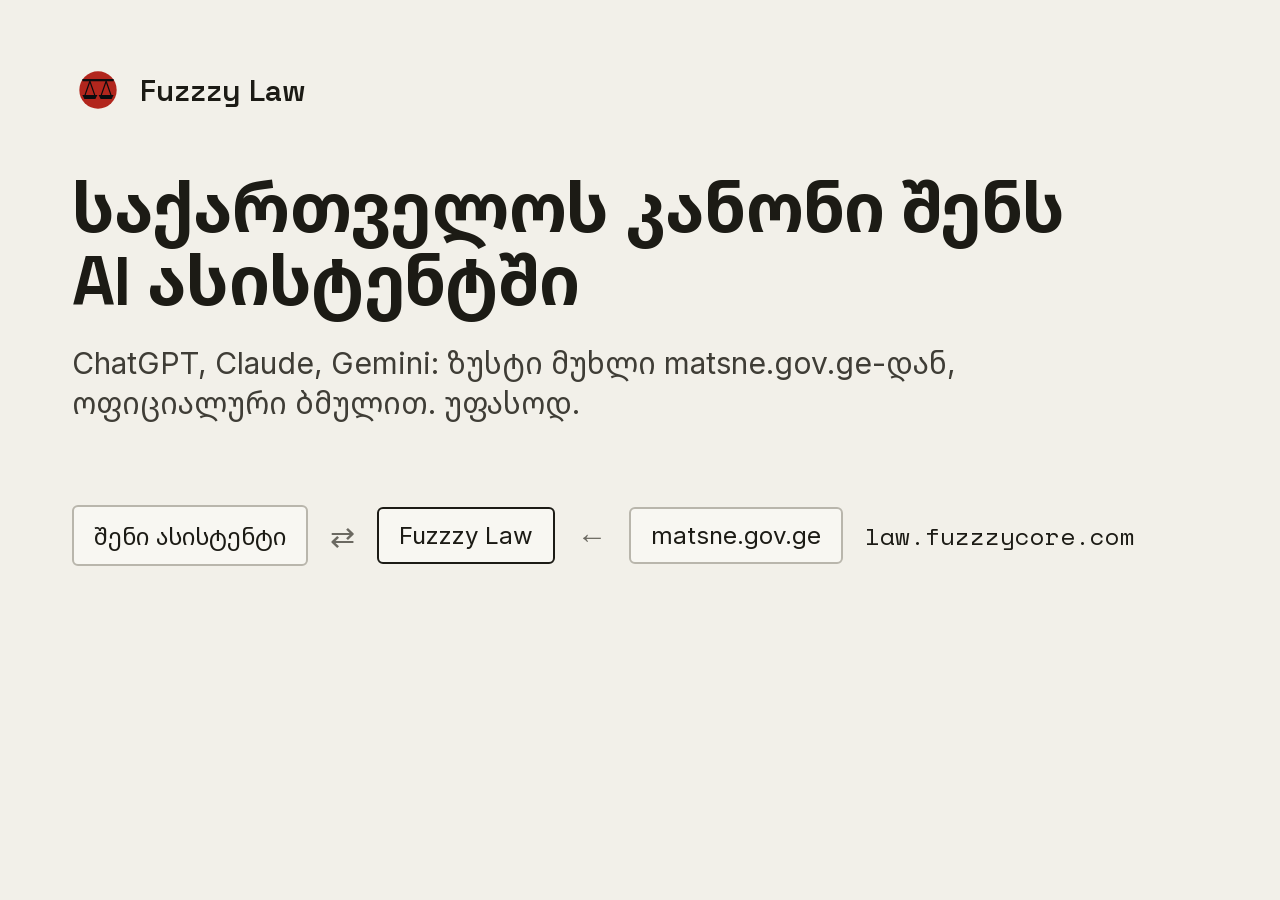
<file: website/og/card.html>
<!doctype html>
<!-- The share image (1200 x 630) shown when the site is linked in chats and social posts.
     Render: see og/README.md. Text comes from the query string: ?lang=ka or ?lang=en -->
<html><head><meta charset="utf-8"><title>share card</title>
<style>
@font-face{font-family:"Inter";src:url(../src/fonts/inter-latin.woff2) format("woff2");font-weight:100 900}
@font-face{font-family:"Noto Sans Georgian";src:url(../src/fonts/noto-sans-georgian-georgian.woff2) format("woff2");font-weight:100 900}
@font-face{font-family:"Space Grotesk";src:url(../src/fonts/space-grotesk-latin.woff2) format("woff2");font-weight:300 700}
@font-face{font-family:"Space Mono";src:url(../src/fonts/space-mono-latin-400.woff2) format("woff2")}
*{margin:0;box-sizing:border-box}
html,body{width:1200px;height:630px;overflow:hidden}
body{background:#f2f0e9;color:#1c1b15;font-family:"Inter","Noto Sans Georgian",sans-serif;padding:64px 72px;display:flex;flex-direction:column}
.brand{display:flex;align-items:center;gap:16px;font:600 30px "Space Grotesk","Inter",sans-serif}
.brand svg{width:52px;height:52px}
h1{font:700 68px/1.08 "Space Grotesk","Noto Sans Georgian",sans-serif;letter-spacing:-.01em;margin-top:56px;max-width:1000px}
p{font-size:30px;line-height:1.35;color:#3f3d36;margin-top:24px;max-width:980px}
.flow{display:flex;align-items:center;gap:22px;margin-top:auto;font-size:24px;color:#3f3d36}
.box{white-space:nowrap;border:2px solid #b9b6ac;border-radius:6px;padding:12px 20px;background:#f8f7f2;color:#1c1b15}
.box.mid{border-color:#1c1b15}
.arrow{font-size:30px;color:#6b6961}
.url{margin-left:auto;font:400 24px "Space Mono",monospace;color:#1c1b15}
</style></head><body>
<div class="brand"><svg viewBox="0 0 512 512"><circle cx="256" cy="256" r="184" fill="#b2261d"/><path fill="#0b0c0f" d="M102 148h308v22H102z"/><path fill="none" stroke="#0b0c0f" stroke-width="12" d="M176 170 128 306M176 170l48 136M336 170l-48 136M336 170l48 136"/><path fill="#0b0c0f" d="M102 306h148l-20 38H122zM262 306h148l-20 38H282z"/></svg>Fuzzzy Law</div>
<h1 id="h"></h1><p id="p"></p>
<div class="flow"><span class="box" id="a"></span><span class="arrow">⇄</span><span class="box mid">Fuzzzy Law</span><span class="arrow">←</span><span class="box">matsne.gov.ge</span><span class="url">law.fuzzzycore.com</span></div>
<script>
const t={ka:{h:"საქართველოს კანონი შენს AI ასისტენტში",p:"ChatGPT, Claude, Gemini: ზუსტი მუხლი matsne.gov.ge-დან, ოფიციალური ბმულით. უფასოდ.",a:"შენი ასისტენტი"},
en:{h:"Georgian law inside your AI assistant",p:"ChatGPT, Claude, Gemini: the exact article from matsne.gov.ge, with the official link. Free.",a:"Your assistant"}};
const l=new URLSearchParams(location.search).get("lang")==="en"?"en":"ka";document.documentElement.lang=l;
for(const k of ["h","p","a"])document.getElementById(k).textContent=t[l][k];
</script></body></html>
</file>
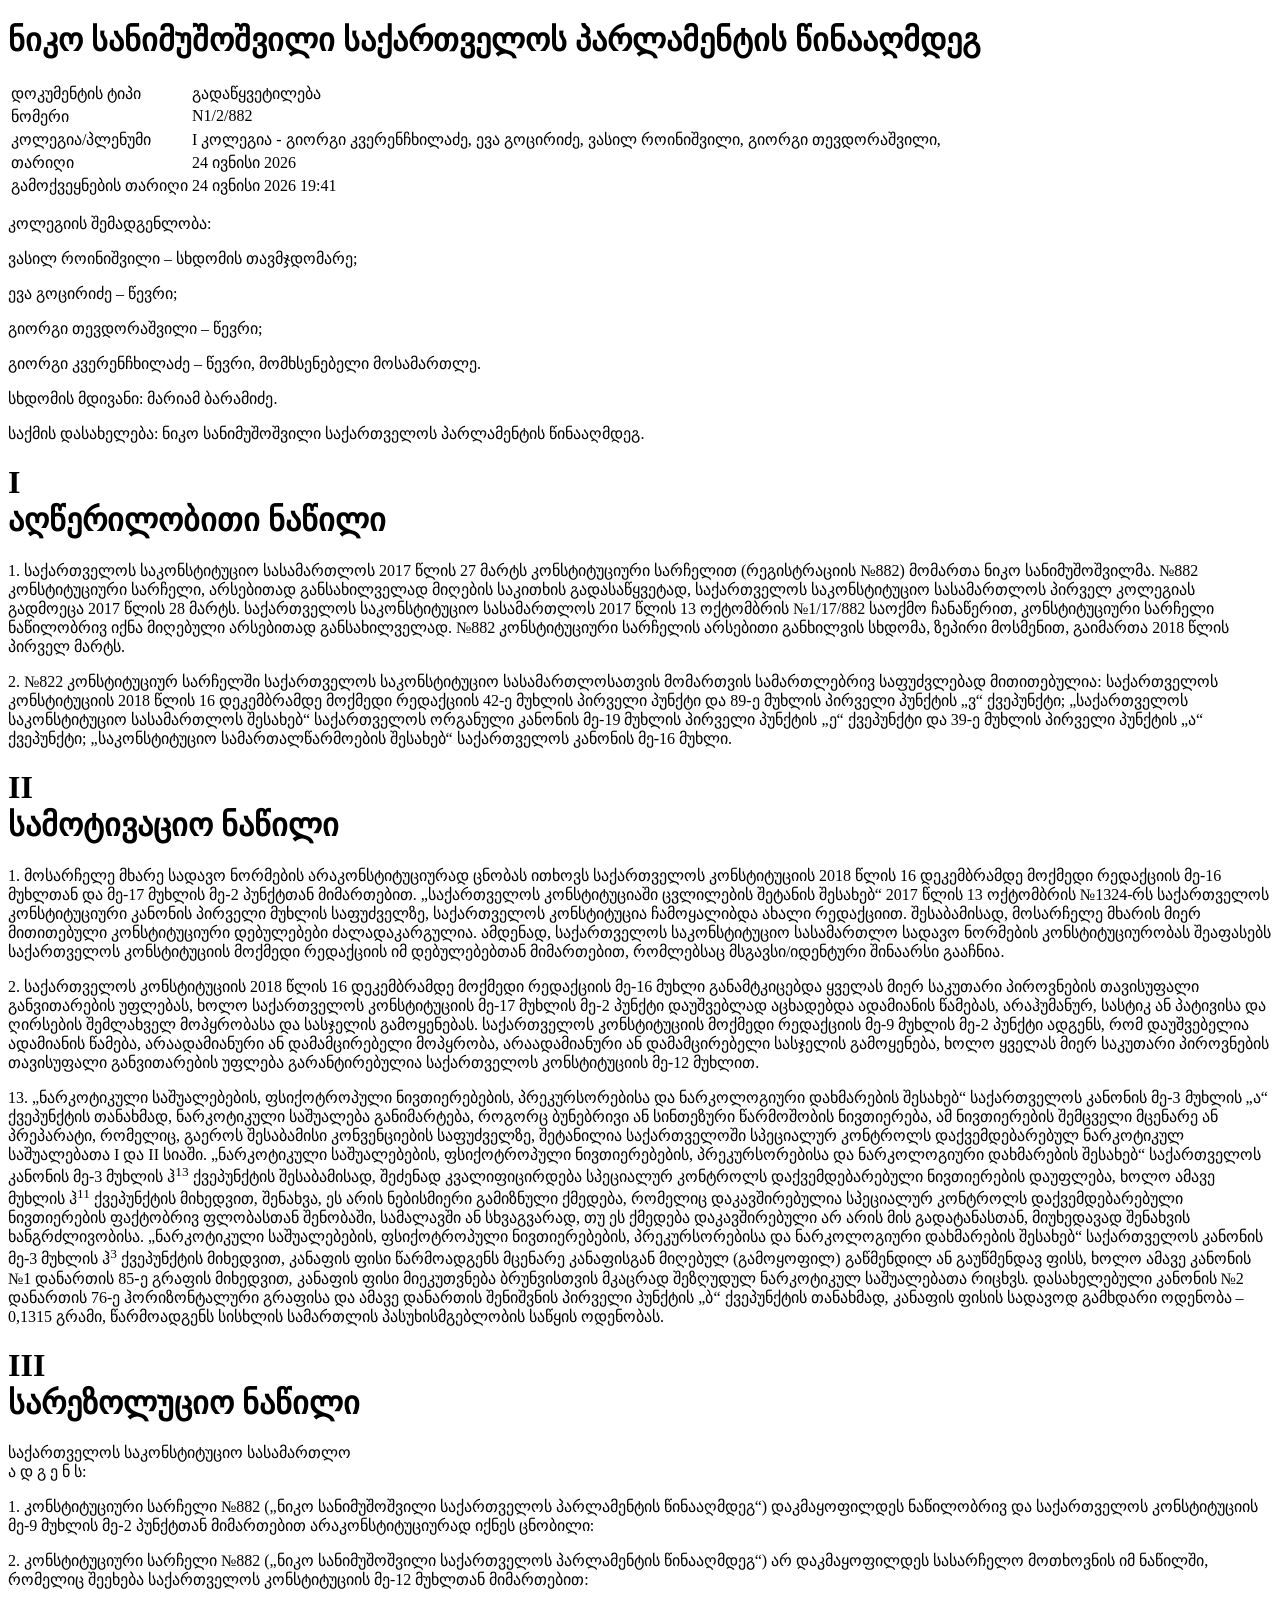
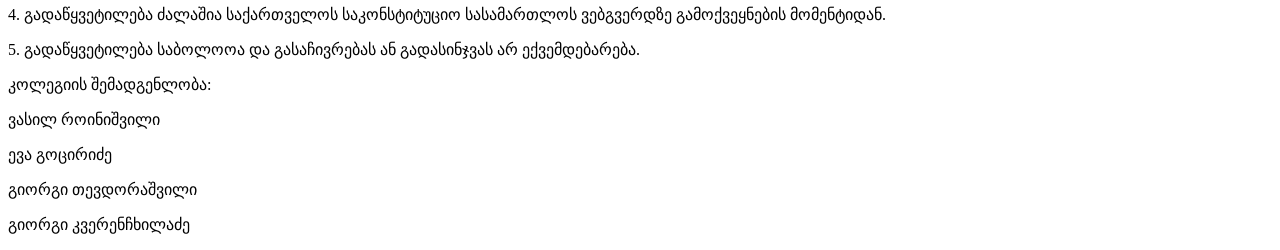
<file: law_corpus/tests/fixtures/constcourt_decision.html>
<!DOCTYPE html>
<html lang="ka">
<head><meta charset="utf-8"><title>სასამართლო აქტები</title></head>
<body>
<!-- Trimmed from https://www.constcourt.ge/ka/judicial-acts?legal=20023 (saved 2026-11-14): the heading as served and a selection of the paragraphs, each whole. -->
<div class="legal-inner" id="printablePageContent">
        <h1>ნიკო სანიმუშოშვილი საქართველოს პარლამენტის წინააღმდეგ</h1>
        <table class="legal-inner-table">
                            <tr>
                    <td class="first-table-cell">დოკუმენტის ტიპი</td>
                    <td><span class="slick-next"></span>გადაწყვეტილება</td>
                </tr>
                        
            
                            <tr>
                    <td class="first-table-cell">ნომერი</td>
                    <td><span class="slick-next"></span>N1/2/882</td>
                </tr>
                        
                            <tr>
                    <td class="first-table-cell">კოლეგია/პლენუმი</td>
                    <td><span class="slick-next"></span>I კოლეგია -  გიორგი კვერენჩხილაძე,   ევა გოცირიძე,   ვასილ როინიშვილი,   გიორგი თევდორაშვილი,   </td>
                </tr>
                        
                        
                                        <tr>
                    <td class="first-table-cell">თარიღი</td>
                    <td><span class="slick-next"></span>24 ივნისი 2026 </td>
                </tr>
                                        <tr>
                    <td class="first-table-cell">გამოქვეყნების თარიღი</td>
                    <td><span class="slick-next"></span>24 ივნისი 2026  19:41</td>
                </tr>
                                    
            
            
        </table>
                    <span class="legalactshowparagraph"><p><span class="Span-Bold-Leg-Acts">კოლეგიის შემადგენლობა:</span></p>
<p class="Judge-Of-Court-Leg-Acts">ვასილ როინიშვილი &ndash; სხდომის თავმჯდომარე;</p>
<p class="Judge-Of-Court-Leg-Acts">ევა გოცირიძე &ndash; წევრი;</p>
<p class="Judge-Of-Court-Leg-Acts">გიორგი თევდორაშვილი &ndash; წევრი;</p>
<p class="Judge-Of-Court-Leg-Acts">გიორგი კვერენჩხილაძე &ndash; წევრი, მომხსენებელი მოსამართლე.</p>
<p class="Inner-Title-Leg-Acts"><span class="Span-Bold-Leg-Acts">სხდომის მდივანი:</span> მარიამ ბარამიძე.</p>
<p class="Inner-Title-Leg-Acts"><span class="Span-Bold-Leg-Acts">საქმის დასახელება:</span> ნიკო სანიმუშოშვილი საქართველოს პარლამენტის წინააღმდეგ.</p>
<h1 class="Sub-Section-Leg-Acts">I<br />
აღწერილობითი ნაწილი</h1>
<p>1. საქართველოს საკონსტიტუციო სასამართლოს 2017 წლის 27 მარტს კონსტიტუციური სარჩელით (რეგისტრაციის №882) მომართა ნიკო სანიმუშოშვილმა. №882 კონსტიტუციური სარჩელი, არსებითად განსახილველად მიღების საკითხის გადასაწყვეტად, საქართველოს საკონსტიტუციო სასამართლოს პირველ კოლეგიას გადმოეცა 2017 წლის 28 მარტს. საქართველოს საკონსტიტუციო სასამართლოს 2017 წლის 13 ოქტომბრის №1/17/882 საოქმო ჩანაწერით, კონსტიტუციური სარჩელი ნაწილობრივ იქნა მიღებული არსებითად განსახილველად. №882 კონსტიტუციური სარჩელის არსებითი განხილვის სხდომა, ზეპირი მოსმენით, გაიმართა 2018 წლის პირველ მარტს.</p>
<p>2. №822 კონსტიტუციურ სარჩელში საქართველოს საკონსტიტუციო სასამართლოსათვის მომართვის სამართლებრივ საფუძვლებად მითითებულია: საქართველოს კონსტიტუციის 2018 წლის 16 დეკემბრამდე მოქმედი რედაქციის 42-ე მუხლის პირველი პუნქტი და 89-ე მუხლის პირველი პუნქტის &bdquo;ვ&ldquo; ქვეპუნქტი; &bdquo;საქართველოს საკონსტიტუციო სასამართლოს შესახებ&ldquo; საქართველოს ორგანული კანონის მე-19 მუხლის პირველი პუნქტის &bdquo;ე&ldquo; ქვეპუნქტი და 39-ე მუხლის პირველი პუნქტის &bdquo;ა&ldquo; ქვეპუნქტი; &bdquo;საკონსტიტუციო სამართალწარმოების შესახებ&ldquo; საქართველოს კანონის მე-16 მუხლი.</p>
<h1 class="Sub-Section-Leg-Acts">II<br />
სამოტივაციო ნაწილი</h1>
<p>1. მოსარჩელე მხარე სადავო ნორმების არაკონსტიტუციურად ცნობას ითხოვს საქართველოს კონსტიტუციის 2018 წლის 16 დეკემბრამდე მოქმედი რედაქციის მე-16 მუხლთან და მე-17 მუხლის მე-2 პუნქტთან მიმართებით. &bdquo;საქართველოს კონსტიტუციაში ცვლილების შეტანის შესახებ&ldquo; 2017 წლის 13 ოქტომბრის №1324-რს საქართველოს კონსტიტუციური კანონის პირველი მუხლის საფუძველზე, საქართველოს კონსტიტუცია ჩამოყალიბდა ახალი რედაქციით. შესაბამისად, მოსარჩელე მხარის მიერ მითითებული კონსტიტუციური დებულებები ძალადაკარგულია. ამდენად, საქართველოს საკონსტიტუციო სასამართლო სადავო ნორმების კონსტიტუციურობას შეაფასებს საქართველოს კონსტიტუციის მოქმედი რედაქციის იმ დებულებებთან მიმართებით, რომლებსაც მსგავსი/იდენტური შინაარსი გააჩნია.</p>
<p>2. საქართველოს კონსტიტუციის 2018 წლის 16 დეკემბრამდე მოქმედი რედაქციის მე-16 მუხლი განამტკიცებდა ყველას მიერ საკუთარი პიროვნების თავისუფალი განვითარების უფლებას, ხოლო საქართველოს კონსტიტუციის მე-17 მუხლის მე-2 პუნქტი დაუშვებლად აცხადებდა ადამიანის წამებას, არაჰუმანურ, სასტიკ ან პატივისა და ღირსების შემლახველ მოპყრობასა და სასჯელის გამოყენებას. საქართველოს კონსტიტუციის მოქმედი რედაქციის მე-9 მუხლის მე-2 პუნქტი ადგენს, რომ დაუშვებელია ადამიანის წამება, არაადამიანური ან დამამცირებელი მოპყრობა, არაადამიანური ან დამამცირებელი სასჯელის გამოყენება, ხოლო ყველას მიერ საკუთარი პიროვნების თავისუფალი განვითარების უფლება გარანტირებულია საქართველოს კონსტიტუციის მე-12 მუხლით.</p>
<p>13. &bdquo;ნარკოტიკული საშუალებების, ფსიქოტროპული ნივთიერებების, პრეკურსორებისა და ნარკოლოგიური დახმარების შესახებ&ldquo; საქართველოს კანონის მე-3 მუხლის &bdquo;ა&ldquo; ქვეპუნქტის თანახმად, ნარკოტიკული საშუალება განიმარტება, როგორც ბუნებრივი ან სინთეზური წარმოშობის ნივთიერება, ამ ნივთიერების შემცველი მცენარე ან პრეპარატი, რომელიც, გაეროს შესაბამისი კონვენციების საფუძველზე, შეტანილია საქართველოში სპეციალურ კონტროლს დაქვემდებარებულ ნარკოტიკულ საშუალებათა I და II სიაში. &bdquo;ნარკოტიკული საშუალებების, ფსიქოტროპული ნივთიერებების, პრეკურსორებისა და ნარკოლოგიური დახმარების შესახებ&ldquo; საქართველოს კანონის მე-3 მუხლის ჰ<sup>13</sup> ქვეპუნქტის შესაბამისად, შეძენად კვალიფიცირდება სპეციალურ კონტროლს დაქვემდებარებული ნივთიერების დაუფლება, ხოლო ამავე მუხლის ჰ<sup>11</sup> ქვეპუნქტის მიხედვით, შენახვა, ეს არის ნებისმიერი გამიზნული ქმედება, რომელიც დაკავშირებულია სპეციალურ კონტროლს დაქვემდებარებული ნივთიერების ფაქტობრივ ფლობასთან შენობაში, სამალავში ან სხვაგვარად, თუ ეს ქმედება დაკავშირებული არ არის მის გადატანასთან, მიუხედავად შენახვის ხანგრძლივობისა. &bdquo;ნარკოტიკული საშუალებების, ფსიქოტროპული ნივთიერებების, პრეკურსორებისა და ნარკოლოგიური დახმარების შესახებ&ldquo; საქართველოს კანონის მე-3 მუხლის ჰ<sup>3</sup> ქვეპუნქტის მიხედვით, კანაფის ფისი წარმოადგენს მცენარე კანაფისგან მიღებულ (გამოყოფილ) გაწმენდილ ან გაუწმენდავ ფისს, ხოლო ამავე კანონის №1 დანართის 85-ე გრაფის მიხედვით, კანაფის ფისი მიეკუთვნება ბრუნვისთვის მკაცრად შეზღუდულ ნარკოტიკულ საშუალებათა რიცხვს. დასახელებული კანონის №2 დანართის 76-ე ჰორიზონტალური გრაფისა და ამავე დანართის შენიშვნის პირველი პუნქტის &bdquo;ბ&ldquo; ქვეპუნქტის თანახმად, კანაფის ფისის სადავოდ გამხდარი ოდენობა &ndash; 0,1315 გრამი, წარმოადგენს სისხლის სამართლის პასუხისმგებლობის საწყის ოდენობას.</p>
<h1 class="Sub-Section-Leg-Acts">III<br />
სარეზოლუციო ნაწილი</h1>
<p class="The-Court-Rules-Leg-Acts">საქართველოს საკონსტიტუციო სასამართლო<br />
ა დ გ ე ნ ს:</p>
<p>1. კონსტიტუციური სარჩელი №882 (&bdquo;ნიკო სანიმუშოშვილი საქართველოს პარლამენტის წინააღმდეგ&ldquo;) დაკმაყოფილდეს ნაწილობრივ და საქართველოს კონსტიტუციის მე-9 მუხლის მე-2 პუნქტთან მიმართებით არაკონსტიტუციურად იქნეს ცნობილი:</p>
<p>2. კონსტიტუციური სარჩელი №882 (&bdquo;ნიკო სანიმუშოშვილი საქართველოს პარლამენტის წინააღმდეგ&ldquo;) არ დაკმაყოფილდეს სასარჩელო მოთხოვნის იმ ნაწილში, რომელიც შეეხება საქართველოს კონსტიტუციის მე-12 მუხლთან მიმართებით:</p>
<p>4. გადაწყვეტილება ძალაშია საქართველოს საკონსტიტუციო სასამართლოს ვებგვერდზე გამოქვეყნების მომენტიდან.</p>
<p>5. გადაწყვეტილება საბოლოოა და გასაჩივრებას ან გადასინჯვას არ ექვემდებარება.</p>
<p class="Inner-Title-Leg-Acts"><span class="Span-Bold-Leg-Acts">კოლეგიის შემადგენლობა:</span></p>
<p class="Judge-Of-Court-Leg-Acts">ვასილ როინიშვილი</p>
<p>ევა გოცირიძე</p>
<p class="Judge-Of-Court-Leg-Acts">გიორგი თევდორაშვილი</p>
<p class="Judge-Of-Court-Leg-Acts">გიორგი კვერენჩხილაძე</p></span>
</div>
</body>
</html>
</file>
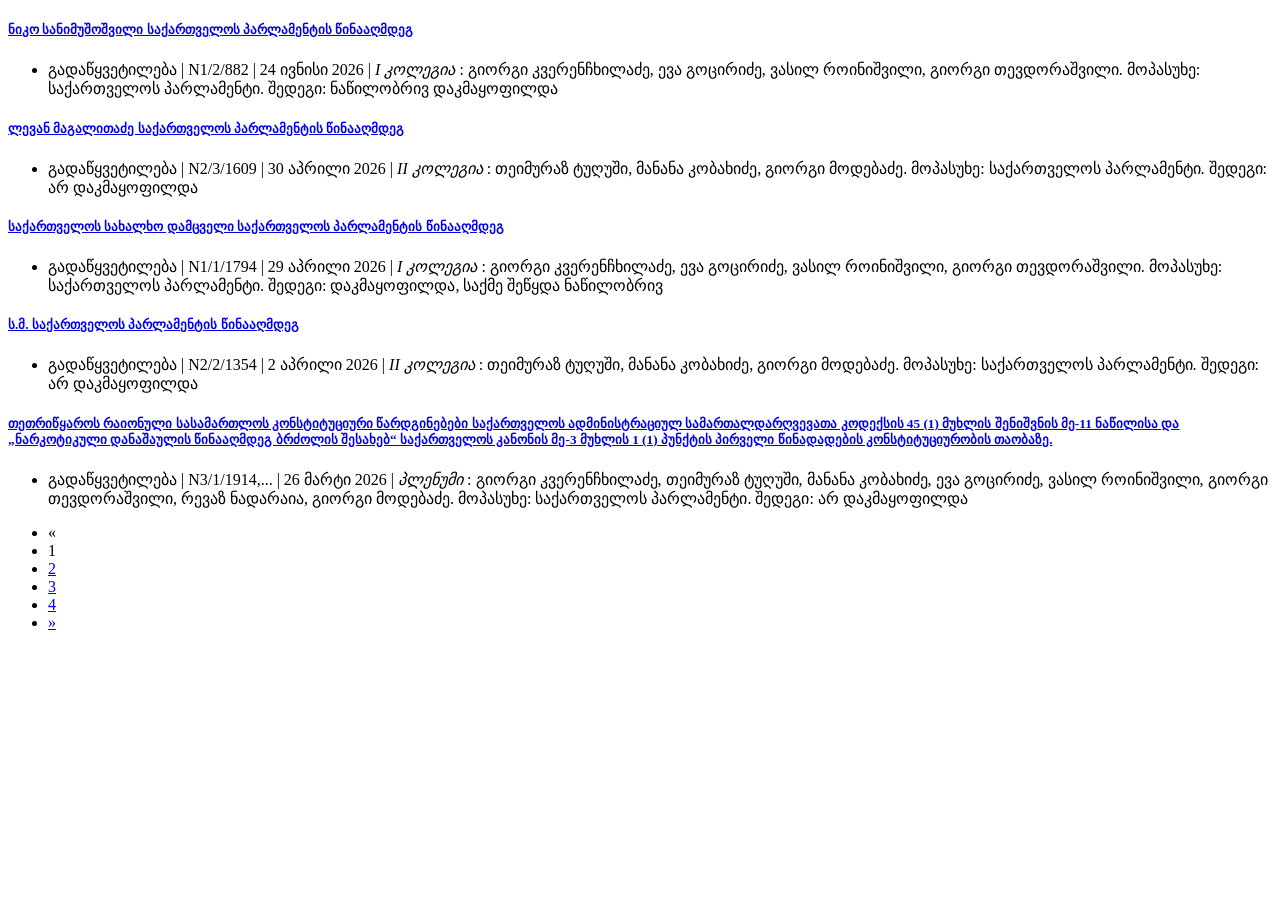
<file: law_corpus/tests/fixtures/constcourt_listing.html>
<!DOCTYPE html>
<html lang="ka">
<head><meta charset="utf-8"><title>სასამართლო აქტები</title></head>
<body>
<!-- Trimmed from https://www.constcourt.ge/ka/judicial-acts?quantity=100&sort=desc&type[]=278 (saved 2026-11-14): the first five acts and the page links, markup as served. -->
<div class="legal-acts-list">
                                
                    
                    <div class="legal-act">
                        <a href="" id="legal-act-dropdown-btn" class="legal-act-dropdown-btn"><span class="slick-next2"></span></a>
                        <div class="legal-act-info">
                            <h5 class="legal-act-title"> 
                            <a href="https://www.constcourt.ge/ka/judicial-acts?legal=20023">ნიკო სანიმუშოშვილი საქართველოს პარლამენტის წინააღმდეგ</a>
                            </h5>
                            <ul class="legal-act-info-list clearfx">
                                                                <li class="" title="გადაწყვეტილება">გადაწყვეტილება |

                                                                
                                N1/2/882 |
                                                                                                24 ივნისი 2026 |
                                
                                                                                                    
                                    <i>I კოლეგია</i> :
                                     
                                                                
                               
                                
                                                                    
                                                                        გიორგი კვერენჩხილაძე,                                    
                                                                        ევა გოცირიძე,                                    
                                                                        ვასილ როინიშვილი,                                    
                                                                        გიორგი თევდორაშვილი.                                    
                                                                                                                                        მოპასუხე:
                                                                        საქართველოს პარლამენტი.                                    
                                                                                                                                        შედეგი: ნაწილობრივ დაკმაყოფილდა
                                                            </ul>
                        </div>
                    </div>  
                                
                    
                    <div class="legal-act">
                        <a href="" id="legal-act-dropdown-btn" class="legal-act-dropdown-btn"><span class="slick-next2"></span></a>
                        <div class="legal-act-info">
                            <h5 class="legal-act-title"> 
                            <a href="https://www.constcourt.ge/ka/judicial-acts?legal=19616">ლევან მაგალითაძე საქართველოს პარლამენტის წინააღმდეგ</a>
                            </h5>
                            <ul class="legal-act-info-list clearfx">
                                                                <li class="" title="გადაწყვეტილება">გადაწყვეტილება |

                                                                
                                N2/3/1609 |
                                                                                                30 აპრილი 2026 |
                                
                                                                                                    
                                    <i>II კოლეგია</i> :
                                     
                                                                
                               
                                
                                                                    
                                                                        თეიმურაზ ტუღუში,                                    
                                                                        მანანა კობახიძე,                                    
                                                                        გიორგი მოდებაძე.                                    
                                                                                                                                        მოპასუხე:
                                                                        საქართველოს პარლამენტი.                                    
                                                                                                                                        შედეგი: არ დაკმაყოფილდა
                                                            </ul>
                        </div>
                    </div>  
                                
                    
                    <div class="legal-act">
                        <a href="" id="legal-act-dropdown-btn" class="legal-act-dropdown-btn"><span class="slick-next2"></span></a>
                        <div class="legal-act-info">
                            <h5 class="legal-act-title"> 
                            <a href="https://www.constcourt.ge/ka/judicial-acts?legal=19611">საქართველოს სახალხო დამცველი საქართველოს პარლამენტის წინააღმდეგ</a>
                            </h5>
                            <ul class="legal-act-info-list clearfx">
                                                                <li class="" title="გადაწყვეტილება">გადაწყვეტილება |

                                                                
                                N1/1/1794 |
                                                                                                29 აპრილი 2026 |
                                
                                                                                                    
                                    <i>I კოლეგია</i> :
                                     
                                                                
                               
                                
                                                                    
                                                                        გიორგი კვერენჩხილაძე,                                    
                                                                        ევა გოცირიძე,                                    
                                                                        ვასილ როინიშვილი,                                    
                                                                        გიორგი თევდორაშვილი.                                    
                                                                                                                                        მოპასუხე:
                                                                        საქართველოს პარლამენტი.                                    
                                                                                                                                        შედეგი: დაკმაყოფილდა, საქმე შეწყდა ნაწილობრივ
                                                            </ul>
                        </div>
                    </div>  
                                
                    
                    <div class="legal-act">
                        <a href="" id="legal-act-dropdown-btn" class="legal-act-dropdown-btn"><span class="slick-next2"></span></a>
                        <div class="legal-act-info">
                            <h5 class="legal-act-title"> 
                            <a href="https://www.constcourt.ge/ka/judicial-acts?legal=19492">ს.მ. საქართველოს პარლამენტის წინააღმდეგ</a>
                            </h5>
                            <ul class="legal-act-info-list clearfx">
                                                                <li class="" title="გადაწყვეტილება">გადაწყვეტილება |

                                                                
                                N2/2/1354 |
                                                                                                2 აპრილი 2026 |
                                
                                                                                                    
                                    <i>II კოლეგია</i> :
                                     
                                                                
                               
                                
                                                                    
                                                                        თეიმურაზ ტუღუში,                                    
                                                                        მანანა კობახიძე,                                    
                                                                        გიორგი მოდებაძე.                                    
                                                                                                                                        მოპასუხე:
                                                                        საქართველოს პარლამენტი.                                    
                                                                                                                                        შედეგი: არ დაკმაყოფილდა
                                                            </ul>
                        </div>
                    </div>  
                                
                    
                    <div class="legal-act">
                        <a href="" id="legal-act-dropdown-btn" class="legal-act-dropdown-btn"><span class="slick-next2"></span></a>
                        <div class="legal-act-info">
                            <h5 class="legal-act-title"> 
                            <a href="https://www.constcourt.ge/ka/judicial-acts?legal=19473">თეთრიწყაროს რაიონული სასამართლოს კონსტიტუციური წარდგინებები საქართველოს ადმინისტრაციულ სამართალდარღვევათა კოდექსის 45 (1) მუხლის შენიშვნის მე-11 ნაწილისა და „ნარკოტიკული დანაშაულის წინააღმდეგ ბრძოლის შესახებ“ საქართველოს კანონის მე-3 მუხლის 1 (1) პუნქტის პირველი წინადადების კონსტიტუციურობის თაობაზე.</a>
                            </h5>
                            <ul class="legal-act-info-list clearfx">
                                                                <li class="" title="გადაწყვეტილება">გადაწყვეტილება |

                                                                
                                N3/1/1914,... |
                                                                                                26 მარტი 2026 |
                                
                                                                                                    
                                    <i>პლენუმი</i> :
                                     
                                                                
                               
                                
                                                                    
                                                                        გიორგი კვერენჩხილაძე,                                    
                                                                        თეიმურაზ ტუღუში,                                    
                                                                        მანანა კობახიძე,                                    
                                                                        ევა გოცირიძე,                                    
                                                                        ვასილ როინიშვილი,                                    
                                                                        გიორგი თევდორაშვილი,                                    
                                                                        რევაზ ნადარაია,                                    
                                                                        გიორგი მოდებაძე.                                    
                                                                                                                                        მოპასუხე:
                                                                        საქართველოს პარლამენტი.                                    
                                                                                                                                        შედეგი: არ დაკმაყოფილდა
                                                            </ul>
                        </div>
                    </div>
</div>
<ul class="pagination">
        
                    <li class="disabled"><span>&laquo;</span></li>
        
        
                    
            
            
                                                                        <li class="active"><span>1</span></li>
                                                                                <li><a href="https://www.constcourt.ge/ka/judicial-acts?quantity=100&amp;sort=desc&amp;type%5B0%5D=278&amp;page=2">2</a></li>
                                                                                <li><a href="https://www.constcourt.ge/ka/judicial-acts?quantity=100&amp;sort=desc&amp;type%5B0%5D=278&amp;page=3">3</a></li>
                                                                                <li><a href="https://www.constcourt.ge/ka/judicial-acts?quantity=100&amp;sort=desc&amp;type%5B0%5D=278&amp;page=4">4</a></li>
                                                        
        
                    <li><a href="https://www.constcourt.ge/ka/judicial-acts?quantity=100&amp;sort=desc&amp;type%5B0%5D=278&amp;page=2" rel="next">&raquo;</a></li>
            </ul>
</body>
</html>
</file>
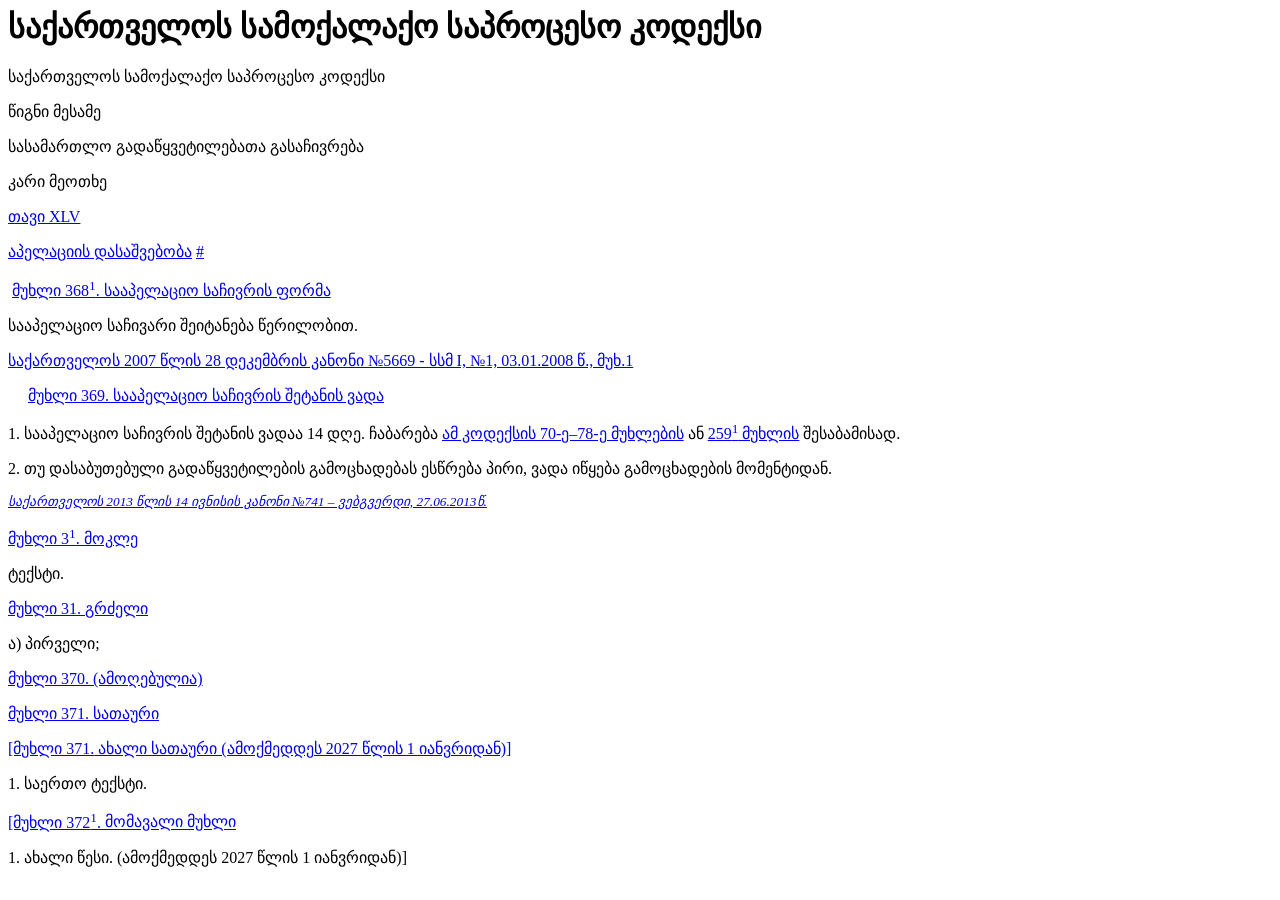
<file: law_corpus/tests/fixtures/matsne_class_layout.html>
<!-- Trimmed from matsne.gov.ge (Civil Procedure Code, 2026-10-25): class-styled layout -->
<html><body>
<h1 class="page-header">საქართველოს სამოქალაქო საპროცესო კოდექსი</h1>
<div class="document" id="maindoc">
<p class="sataurixml">საქართველოს სამოქალაქო საპროცესო კოდექსი</p>
<p class="cignixml">წიგნი მესამე</p>
<p class="cignisataurixml">სასამართლო გადაწყვეტილებათა გასაჩივრება</p>
<p class="karixml">კარი მეოთხე</p>
<p class="tavixml"><a class="oldStyleDocumentPart" href="#" name="part_627" uid="627"><span>თავი XLV</span></a></p>
<p class="tavisataurixml"><span><a class="oldStyleDocumentPart" href="#" name="part_627">აპელაციის დასაშვებობა</a>&nbsp;<a class="urlWithAnnotation" href="https://echr.coe.int/x.pdf">#</a></span></p>
<p class="muxlixml"><span>&nbsp;</span><a class="oldStyleDocumentPart" href="#" name="part_475" uid="475">მუხლი 368<sup>1</sup>. სააპელაციო საჩივრის ფორმა</a></p>
<p class="abzacixml"><span>სააპელაციო საჩივარი შეიტანება წერილობით.</span></p>
<p class="MyPetit"><a class="DocumentLink" href="document:20440^^x">საქართველოს 2007 წლის 28 დეკემბრის კანონი №5669 - სსმ I, №1, 03.01.2008 წ., მუხ.1</a></p>
<p class="muxlixml" style="line-height:normal"><span>&nbsp; &nbsp;&nbsp;</span>
<a class="oldStyleDocumentPart" href="#" name="part_476" uid="476">მუხლი 369. სააპელაციო საჩივრის შეტანის ვადა</a></p>
<p class="MsoNormal" style="text-align:justify"><span>1. სააპელაციო საჩივრის შეტანის ვადაა 14 დღე. ჩაბარება <a class="DocumentLink" href="document:29962^part_75^x">ამ კოდექსის 70-ე&ndash;78-ე მუხლების</a> ან <a class="DocumentLink" href="document:29962^part_657^x">259<sup>1</sup> მუხლის</a> შესაბამისად.</span></p>
<p class="abzacixml"><span>2. თუ დასაბუთებული გადაწყვეტილების გამოცხადებას ესწრება პირი, ვადა იწყება გამოცხადების მომენტიდან.</span></p>
<p><span style="font-size:10pt;"><i><a href="document:1956658^^x">საქართველოს 2013 წლის&nbsp;14 ივნისის კანონი №741 &ndash; ვებგვერდი, 27.06.2013წ.</a></i></span></p>
<p class="muxlixml"><a class="oldStyleDocumentPart" href="#" name="part_477" uid="477">მუხლი 3<sup>1</sup>. მოკლე</a></p>
<p class="abzacixml">ტექსტი.</p>
<p class="muxlixml"><a class="oldStyleDocumentPart" href="#" name="part_478" uid="478">მუხლი 31. გრძელი</a></p>
<p class="parlamdrst">ა) პირველი;</p>
<p class="muxlixml"><a class="oldStyleDocumentPart" href="#" name="part_479">მუხლი 370. (ამოღებულია)</a></p>
<p class="muxlixml"><a class="oldStyleDocumentPart" href="#" name="part_480">მუხლი 371. სათაური</a></p>
<p class="muxlixml"><a class="oldStyleDocumentPart" href="#" name="part_481"><span>[მუხლი 371.</span> ახალი სათაური (ამოქმედდეს 2027 წლის 1 იანვრიდან)]</a></p>
<p class="abzacixml">1. საერთო ტექსტი.</p>
<p class="muxlixml"><a class="oldStyleDocumentPart" href="#" name="part_482"><span>[მუხლი 372<sup>1</sup>.</span> მომავალი მუხლი</a></p>
<p class="abzacixml">1. ახალი წესი. (ამოქმედდეს 2027 წლის 1 იანვრიდან)]</p>
</div>
</body></html>
</file>
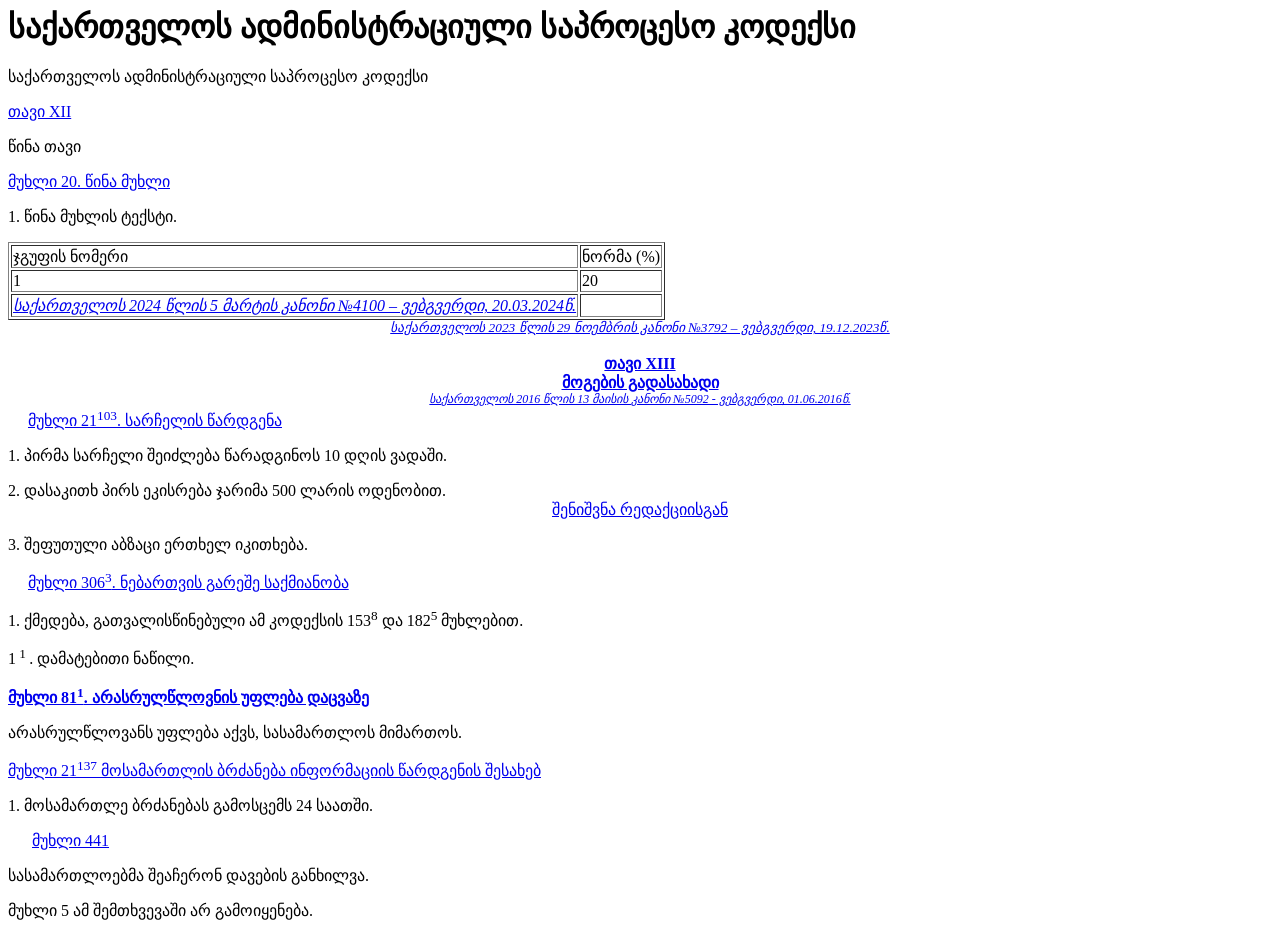
<file: law_corpus/tests/fixtures/matsne_div_layout.html>
<!-- Trimmed from matsne.gov.ge (Administrative Procedure, Criminal, Civil Procedure and Tax Codes, 2026-11-14):
     law text written as <div>, zero-width characters inside superscripts, headings without a full stop -->
<html><body>
<h1 class="page-header">საქართველოს ადმინისტრაციული საპროცესო კოდექსი</h1>
<div class="document" id="maindoc">
<p class="sataurixml">საქართველოს ადმინისტრაციული საპროცესო კოდექსი</p>
<p class="tavixml"><a class="oldStyleDocumentPart" href="#" name="part_10" uid="10">თავი XII</a></p>
<p class="tavisataurixml">წინა თავი</p>
<p class="muxlixml"><a class="oldStyleDocumentPart" href="#" name="part_11" uid="11">მუხლი 20. წინა მუხლი</a></p>
<p class="abzacixml">1. წინა მუხლის ტექსტი.</p>
<table border="1"><tbody>
<tr><td><div class="MsoNormal">ჯგუფის ნომერი</div></td><td><div>ნორმა (%)</div></td></tr>
<tr><td>1</td><td><p>20</p></td></tr>
<tr><td><div><i><a class="DocumentLink" href="document:1^^y">საქართველოს 2024 წლის 5 მარტის კანონი №4100 &ndash; ვებგვერდი, 20.03.2024წ.</a></i></div></td><td>&nbsp;</td></tr>
</tbody></table>
<div style="text-align: center;"><span style="font-size:10pt;"><i><a class="DocumentLink" href="document:1^^x">საქართველოს 2023 წლის 29 ნოემბრის კანონი №3792 &ndash; ვებგვერდი, 19.12.2023წ.</a></i></span></div>

<div>&nbsp;</div>

<div style="text-align: center;"><a class="oldStyleDocumentPart" href="#" name="part_460" uid="460"><span style="font-size:16px;"><b>თავი XIII<br />
მოგების გადასახადი</b></span>
</a></div>

<div style="text-align: center;"><span style="font-size:12px;"><i><a class="DocumentLink" href="document:2^^x">საქართველოს 2016 წლის 13 მაისის კანონი №5092 - ვებგვერდი, 01.06.2016წ.</a></i></span></div>

<div class="muxlixml">&nbsp; &nbsp; &nbsp;<a class="oldStyleDocumentPart" href="#" name="part_246" uid="246">მუხლი 21<sup>103</sup>. სარჩელის წარდგენა</a></div>

<p class="abzacixml">1. პირმა სარჩელი შეიძლება წარადგინოს 10 დღის ვადაში.</p>

<div class="abzacixml">2. დასაკითხ პირს ეკისრება ჯარიმა 500 ლარის ოდენობით.</div>

<div style="text-align: center;"><a class="oldStyleDocumentPart" href="#" name="part_900" uid="900">შენიშვნა რედაქციისგან</a></div>

<div class="wrapper"><p class="abzacixml">3. შეფუთული აბზაცი ერთხელ იკითხება.</p></div>

<p class="muxlixml">&nbsp; &nbsp; &nbsp;<a class="oldStyleDocumentPart" href="#" name="part_868" uid="868">მუხლი 306<sup>​3</sup>. ნებართვის გარეშე საქმიანობა</a></p>
<p class="abzacixml">1. ქმედება, გათვალისწინებული ამ კოდექსის 153<sup>​8</sup> და 182<sup>5</sup> მუხლებით.</p>
<p class="abzacixml">1<sup> 1 </sup>. დამატებითი ნაწილი.</p>

<p class="abzacixml"><a class="oldStyleDocumentPart" href="#" name="part_768" uid="768"><b>მუხლი 81</b><b><sup><span style="font-family:serif">​</span>
1</sup>. არასრულწლოვნის უფლება დაცვაზე</b></a></p>
<p class="abzacixml">არასრულწლოვანს უფლება აქვს, სასამართლოს მიმართოს.</p>

<p class="muxlixml"><a class="oldStyleDocumentPart" href="#" name="part_337" uid="337">მუხლი 21<sup>137</sup> მოსამართლის ბრძანება ინფორმაციის წარდგენის შესახებ</a></p>
<p class="abzacixml">1. მოსამართლე ბრძანებას გამოსცემს 24 საათში.</p>

<p class="muxlixml" style="line-height:normal"><span>&nbsp; &nbsp; &nbsp;</span>
<a class="oldStyleDocumentPart" href="#" name="part_551" uid="551">მუხლი 441</a></p>
<p class="abzacixml">სასამართლოებმა შეაჩერონ დავების განხილვა.</p>
<p class="abzacixml">მუხლი 5 ამ შემთხვევაში არ გამოიყენება.</p>
</div>
</body></html>
</file>
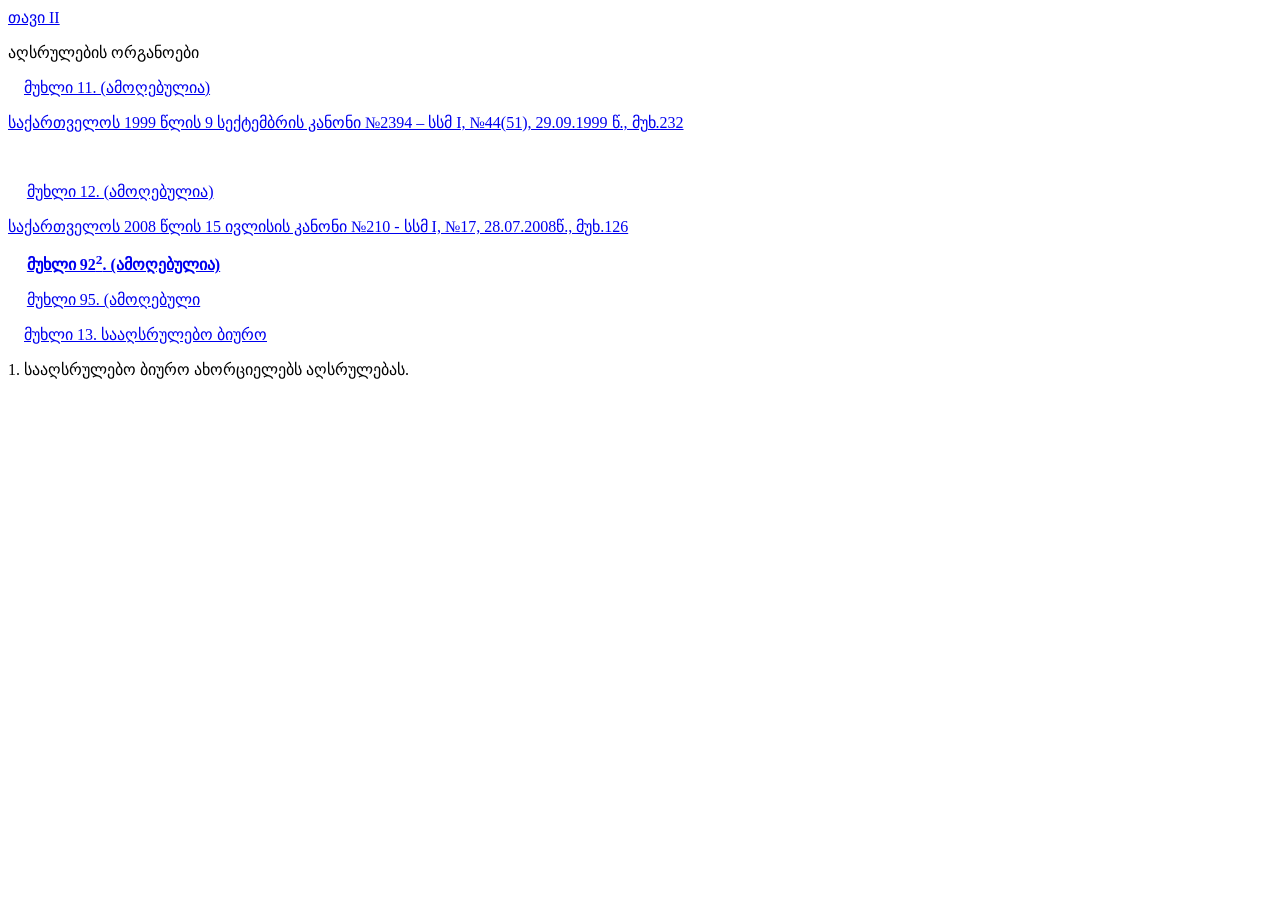
<file: law_corpus/tests/fixtures/matsne_heading_styled_article.html>
<!-- Trimmed from matsne.gov.ge (Law on Enforcement Proceedings, 2026-11-15): repealed articles written in the chapter heading style -->
<html><body>
<div class="document" id="maindoc">
<p class="tavixml"><a class="oldStyleDocumentPart" href="#" name="part_10" uid="10">თავი II</a></p>
<p class="tavisataurixml">აღსრულების ორგანოები</p>
<p class="muxlixml">&nbsp;&nbsp;&nbsp; <a class="oldStyleDocumentPart" href="#" name="part_17" uid="17">მუხლი 11. (ამოღებულია)</a></p>
<p class="MyPetit"><a class="DocumentLink" href="document:16564^^x">საქართველოს 1999 წლის 9 სექტემბრის კანონი №2394 &ndash; სსმ I, №44(51), 29.09.1999 წ., მუხ.232</a></p>
<p align="left" class="tavixml" style="margin-top:0in;text-align:left">&nbsp;&nbsp;&nbsp;</p>
<p align="left" class="tavixml" style="margin-top:0in;text-align:left;text-indent: 14.15pt"><a class="oldStyleDocumentPart" href="#" name="part_18" uid="18">მუხლი 12. (ამოღებულია)</a></p>
<p class="MyPetit"><a class="DocumentLink" href="document:18820^^x">საქართველოს 2008 წლის 15 ივლისის კანონი №210 - სსმ I, №17, 28.07.2008წ., მუხ.126</a></p>
<p align="left" class="tavixml" style="margin-top: 0in; text-align: left; text-indent: 14.15pt;"><a class="oldStyleDocumentPart" href="#" name="part_195" uid="195"><b>მუხლი 92<sup>2</sup>. (ამოღებულია)</b></a></p>
<p align="left" class="tavixml" style="margin-top: 0in; text-align: left; text-indent: 14.15pt;"><a class="oldStyleDocumentPart" href="#" name="part_201" uid="201">მუხლი 95. (ამოღებული</a></p>
<p class="muxlixml">&nbsp;&nbsp;&nbsp; <a class="oldStyleDocumentPart" href="#" name="part_19" uid="19">მუხლი 13. სააღსრულებო ბიურო</a></p>
<p class="abzacixml">1. სააღსრულებო ბიურო ახორციელებს აღსრულებას.</p>
</div>
</body></html>
</file>
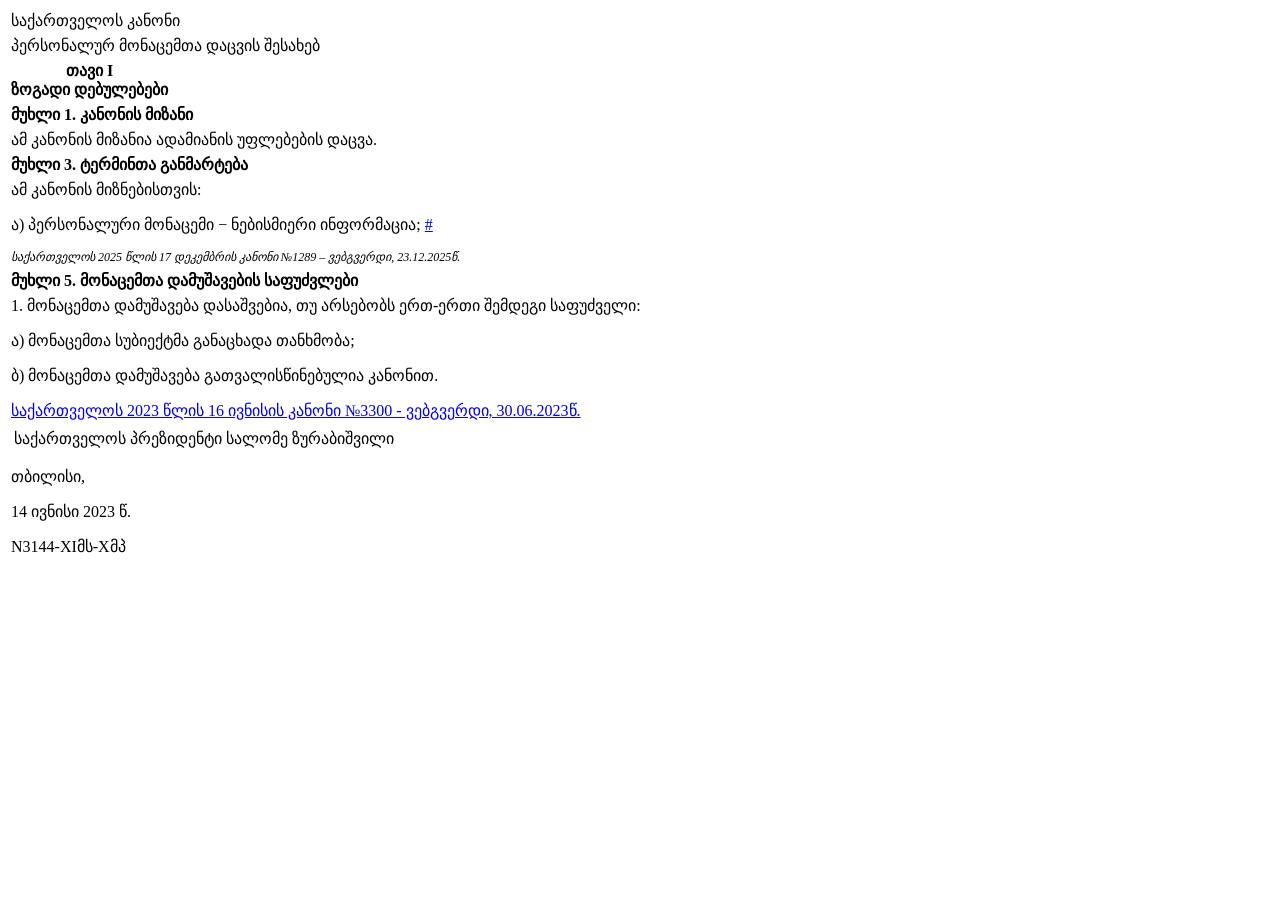
<file: law_corpus/tests/fixtures/matsne_table_layout.html>
<!-- Trimmed from matsne.gov.ge (Law on Personal Data Protection, 2026-10-25): table layout -->
<html><body>
<div class="document" id="maindoc">
<table id='DOCUMENT:1;HEADER:1;_Title'><tr><td><center>საქართველოს კანონი</center></td></tr></table>
<table id='DOCUMENT:1;HEADER:1;_Content'><tr><td><div>პერსონალურ მონაცემთა დაცვის შესახებ</div></td></tr></table>
<table id='DOCUMENT:1;CHAPTER:1;_Title'><tr><td><center><b><div>თავი I</div><div><b>ზოგადი დებულებები</b></div></b></center></td></tr></table>
<table id='DOCUMENT:1;CHAPTER:1;ARTICLE:1;_Title'><tr><td><div><span></span>
<b>მუხლი 1. კანონის მიზანი</div></b></td></tr></table>
<table id='DOCUMENT:1;CHAPTER:1;ARTICLE:1;_Content'><tr><td><div><span>ამ კანონის მიზანია ადამიანის უფლებების დაცვა.</span></div></td></tr></table>
<table id='DOCUMENT:1;CHAPTER:1;ARTICLE:3;_Title'><tr><td><div><b>მუხლი 3. ტერმინთა განმარტება</div></b></td></tr></table>
<table id='DOCUMENT:1;CHAPTER:1;ARTICLE:3;_Content'><tr><td>
<p>ამ კანონის მიზნებისთვის:</p>
<p>ა) პერსონალური მონაცემი − ნებისმიერი ინფორმაცია; <a class="urlWithAnnotation" href="https://justice.gov.ge/x.pdf">#</a></p>
<p><span style="font-size:12px;"><i>საქართველოს 2025 წლის 17 დეკემბრის კანონი №1289 &ndash; ვებგვერდი, 23.12.2025წ.</i></span></p>
</td></tr></table>
<table id='DOCUMENT:1;CHAPTER:1;ARTICLE:5;_Title'><tr><td><div><span></span>
<b>მუხლი 5. მონაცემთა დამუშავების საფუძვლები</div></b></td></tr></table>
<table id='DOCUMENT:1;CHAPTER:1;ARTICLE:5;_Content'><tr><td><div><span></span><span>1. მონაცემთა დამუშავება დასაშვებია, თუ არსებობს ერთ-ერთი შემდეგი საფუძველი:</span></div>
<p><span>ა) მონაცემთა სუბიექტმა განაცხადა თანხმობა;</span></p>
<p><span>ბ) მონაცემთა დამუშავება გათვალისწინებულია კანონით.</span></p>
<p><a class="DocumentLink" href="/ka/document/view/5840000">საქართველოს 2023 წლის 16 ივნისის კანონი №3300 - ვებგვერდი, 30.06.2023წ.</a></p>
</td></tr></table>
<table id='DOCUMENT:1;FOOTER:1;_Content'><tr><td><table><tr><td>საქართველოს პრეზიდენტი</td><td>სალომე ზურაბიშვილი</td></tr></table>
<p>თბილისი,</p>
<p>14 ივნისი 2023 წ.</p>
<p>N3144-XIმს-Xმპ</p>
</td></tr></table>
</div>
</body></html>
</file>
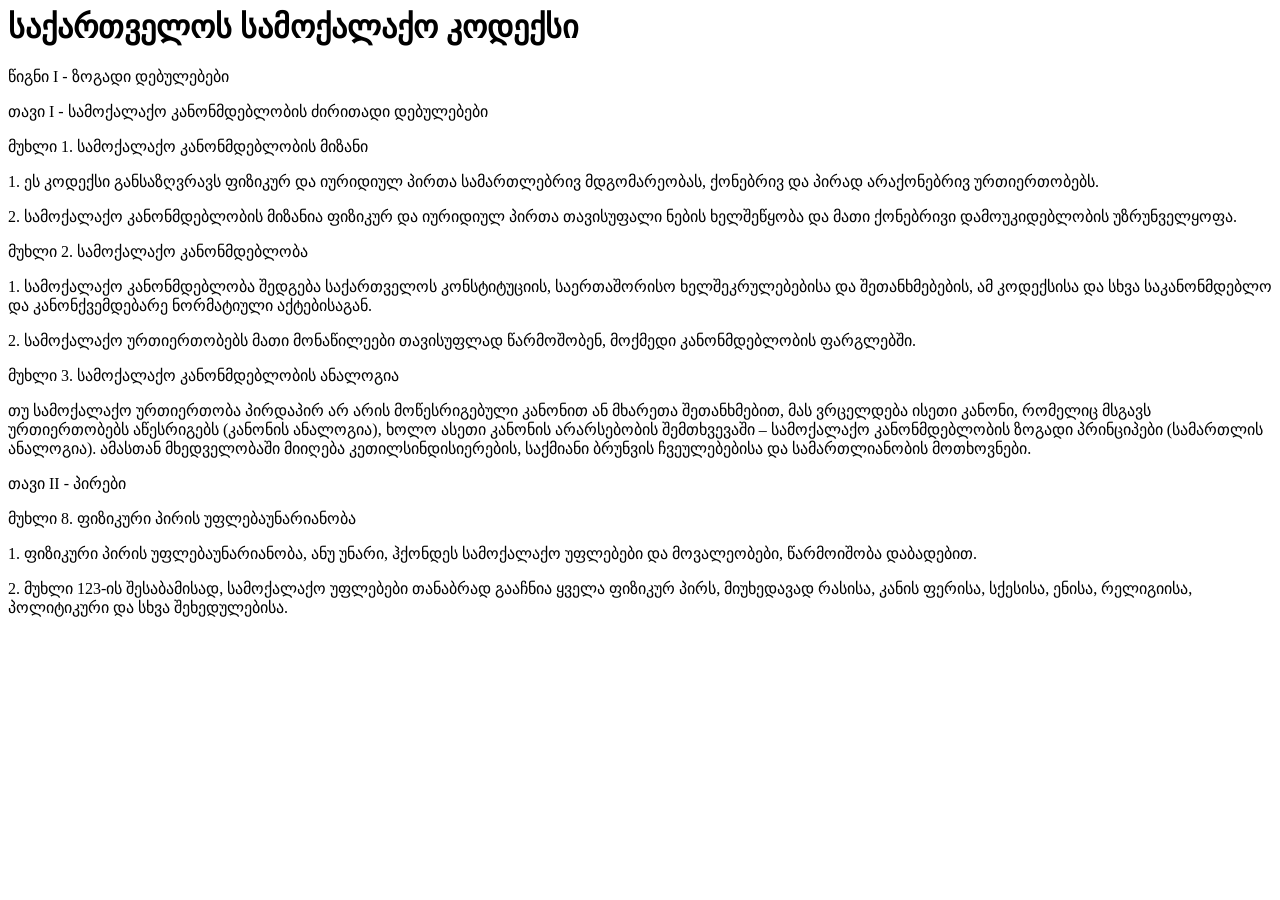
<file: law_corpus/tests/fixtures/sample_article.html>
<!-- Sample article from Georgia's Civil Code (სამოქალაქო კოდექსი) for testing -->
<html>
<head><title>სამოქალაქო კოდექსი - matsne.gov.ge</title></head>
<body>
<h1>საქართველოს სამოქალაქო კოდექსი</h1>
<div id="documentText">
<p>წიგნი I - ზოგადი დებულებები</p>
<p>თავი I - სამოქალაქო კანონმდებლობის ძირითადი დებულებები</p>

<p>მუხლი 1. სამოქალაქო კანონმდებლობის მიზანი</p>
<p>1. ეს კოდექსი განსაზღვრავს ფიზიკურ და იურიდიულ პირთა სამართლებრივ მდგომარეობას, ქონებრივ და პირად არაქონებრივ ურთიერთობებს.</p>
<p>2. სამოქალაქო კანონმდებლობის მიზანია ფიზიკურ და იურიდიულ პირთა თავისუფალი ნების ხელშეწყობა და მათი ქონებრივი დამოუკიდებლობის უზრუნველყოფა.</p>

<p>მუხლი 2. სამოქალაქო კანონმდებლობა</p>
<p>1. სამოქალაქო კანონმდებლობა შედგება საქართველოს კონსტიტუციის, საერთაშორისო ხელშეკრულებებისა და შეთანხმებების, ამ კოდექსისა და სხვა საკანონმდებლო და კანონქვემდებარე ნორმატიული აქტებისაგან.</p>
<p>2. სამოქალაქო ურთიერთობებს მათი მონაწილეები თავისუფლად წარმოშობენ, მოქმედი კანონმდებლობის ფარგლებში.</p>

<p>მუხლი 3. სამოქალაქო კანონმდებლობის ანალოგია</p>
<p>თუ სამოქალაქო ურთიერთობა პირდაპირ არ არის მოწესრიგებული კანონით ან მხარეთა შეთანხმებით, მას ვრცელდება ისეთი კანონი, რომელიც მსგავს ურთიერთობებს აწესრიგებს (კანონის ანალოგია), ხოლო ასეთი კანონის არარსებობის შემთხვევაში – სამოქალაქო კანონმდებლობის ზოგადი პრინციპები (სამართლის ანალოგია). ამასთან მხედველობაში მიიღება კეთილსინდისიერების, საქმიანი ბრუნვის ჩვეულებებისა და სამართლიანობის მოთხოვნები.</p>

<p>თავი II - პირები</p>

<p>მუხლი 8. ფიზიკური პირის უფლებაუნარიანობა</p>
<p>1. ფიზიკური პირის უფლებაუნარიანობა, ანუ უნარი, ჰქონდეს სამოქალაქო უფლებები და მოვალეობები, წარმოიშობა დაბადებით.</p>
<p>2. მუხლი 123-ის შესაბამისად, სამოქალაქო უფლებები თანაბრად გააჩნია ყველა ფიზიკურ პირს, მიუხედავად რასისა, კანის ფერისა, სქესისა, ენისა, რელიგიისა, პოლიტიკური და სხვა შეხედულებისა.</p>
</div>
</body>
</html>
</file>
